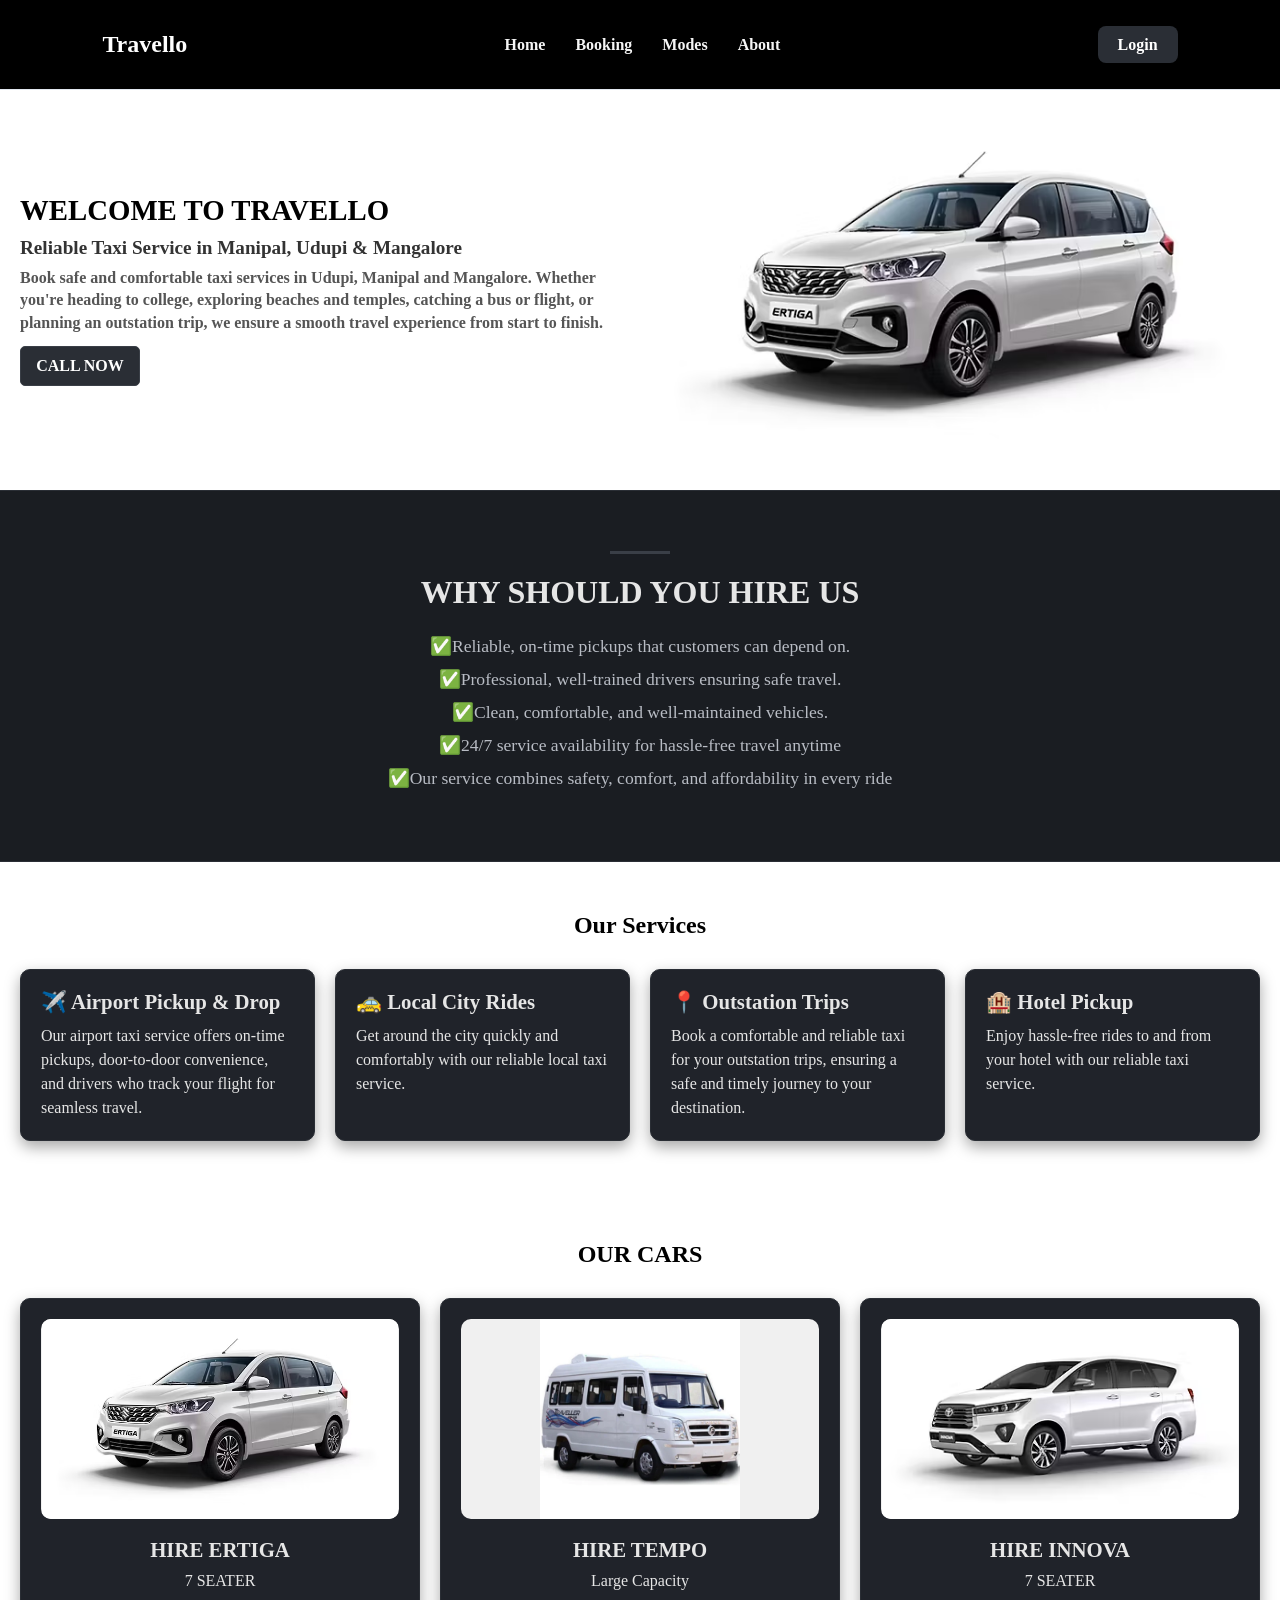
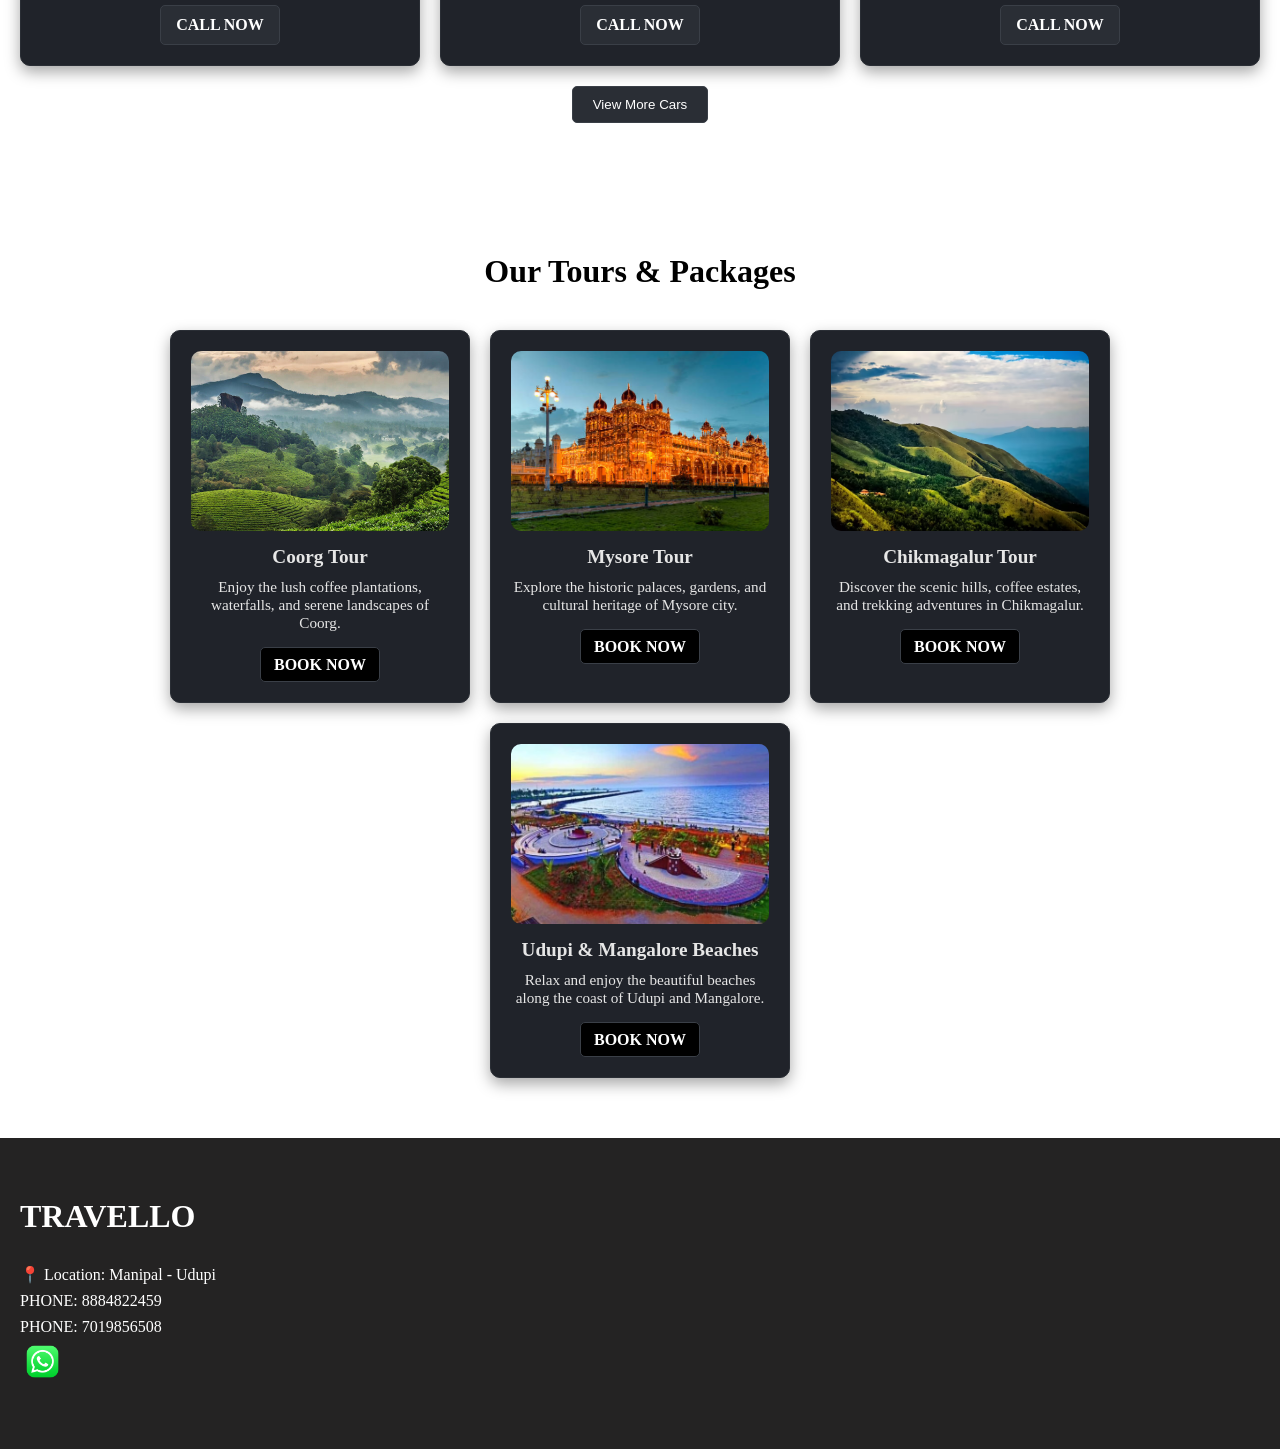
<file: index.html>
<!DOCTYPE html>
<html lang="en">
<head>
    <meta charset="UTF-8">
    <meta name="viewport" content="width=device-width, initial-scale=1.0">
    <title>TRAVELLO TRAVELS</title>
    <link rel="stylesheet" href="css/style.css">
    
</head>
<body>
 <header class="navbar">
        <div class="logo">
            Travello
        </div>

        <nav>
            <a href="index.html">Home</a>
            <a href="booking.html">Booking</a>
            <a href="#modes">Modes</a>
            <a href="#about">About</a>
        </nav>
        <div class="nav-buttons">
            <a href="login.html" class="login-btn">Login</a>        
        </div>
    </header>


<div class="wrapper">
  <section class="hero-section" id="home-page">
    <div class="hero-content">
      <h1>WELCOME TO TRAVELLO</h1>
      <h2>Reliable Taxi Service in Manipal, Udupi & Mangalore</h2>
      <h3>Book safe and comfortable taxi services in Udupi, Manipal and Mangalore. Whether you're heading to college, exploring beaches and temples, catching a bus or flight, or planning an outstation trip, we ensure a smooth travel experience from start to finish.</h3>
      <a href="booking.html" class="book-button">CALL NOW</a>
    </div>
    <div class="hero-image">
      <img src="pictures/ERTIGA.avif" alt="Taxi Service">
    </div>
  </section>
</div>


        </section>
        </div>
    </div>
</div>
<section id="why-hire">
<div class="why-hire">
    <h1>WHY SHOULD YOU HIRE US</h1>
    <h2>✅Reliable, on-time pickups that customers can depend on.</h2>
    <h2>✅Professional, well-trained drivers ensuring safe travel.</h2>
    <h2>✅Clean, comfortable, and well-maintained vehicles.</h2>
    <h2>✅24/7 service availability for hassle-free travel anytime</h2>
    <h2>✅Our service combines safety, comfort, and affordability in every ride</h2>
</div>
</section>
<section  id="our-services"class="services">
  <h1>Our Services</h1>
  <div class="services-grid">
    <div class="service-card">
      <h2>✈️ Airport Pickup & Drop</h2>
      <p>Our airport taxi service offers on-time pickups, door-to-door convenience, and drivers who track your flight for seamless travel.</p>
    </div>
    <div class="service-card">
      <h2>🚕 Local City Rides</h2>
      <p>Get around the city quickly and comfortably with our reliable local taxi service.</p>
    </div>
    <div class="service-card">
      <h2>📍 Outstation Trips</h2>
      <p>Book a comfortable and reliable taxi for your outstation trips, ensuring a safe and timely journey to your destination.</p>
    </div>
    <div class="service-card">
      <h2>🏨 Hotel Pickup</h2>
      <p>Enjoy hassle-free rides to and from your hotel with our reliable taxi service.</p>
    </div>
  </div>
</section>

   <section id="our-cars" class="our-cars">
  <h1>OUR CARS</h1>
  <div class="cars-grid">
    <div class="cars-card">
      <img src="pictures/ERTIGA.avif" alt="Hire Ertiga">
      <h2>HIRE ERTIGA</h2>
      <p>7 SEATER</p>
      <a href="tel:+917829861425" class="book-button">CALL NOW</a>
    </div>
    <div class="cars-card">
      <img src="pictures/tempo.webp" alt="Hire Tempo">
      <h2>HIRE TEMPO</h2>
      <p>Large Capacity</p>
      <a href="tel:+91782961425" class="book-button">CALL NOW</a>
    </div>
    <div class="cars-card">
 <img src="pictures/innova crysta.avif" alt="Hire Innova">
      <h2>HIRE INNOVA</h2>
      <p>7 SEATER</p>
      <a href="tel:+917829861425" class="book-button">CALL NOW</a>
    </div>
    <div class="cars-card hidden">
      <img src="pictures/ethios-new.avif" alt="Hire Innova">
      <h2>HIRE ETHIOS</h2>
      <p>7 SEATER</p>
      <a href="tel:+917829861425" class="book-button">CALL NOW</a>
    </div>
    <div class="cars-card hidden">
      <img src="pictures/dzire.png" alt="Hire SUV">
      <h2>HIRE DZIRE</h2>
      <p>5 SEATER</p>
      <a href="tel:+917829861425" class="book-button">CALL NOW</a>
    </div>
  </div>
  <button id="viewMoreCarsBtn" class="view-more-button">View More Cars</button>
</section>
<section class="tours-packages" id="tours-packages">
  <h1>Our Tours & Packages</h1>
  <div class="packages-grid">
    <div class="package-card">
      <img src="pictures/corg.jpg" alt="Coorg Tour">
      <h2>Coorg Tour</h2>
      <p>Enjoy the lush coffee plantations, waterfalls, and serene landscapes of Coorg.</p>
      <a href="tel:+917829861425" class="book-button">BOOK NOW</a>
    </div>
    <div class="package-card">
      <img src="pictures/mysore.jpg" alt="Mysore Tour">
      <h2>Mysore Tour</h2>
      <p>Explore the historic palaces, gardens, and cultural heritage of Mysore city.</p>
      <a href="tel:+917829861425" class="book-button">BOOK NOW</a>
    </div>
    <div class="package-card">
      <img src="pictures/chikamagaluru.avif" alt="Chikmagalur Tour">
      <h2>Chikmagalur Tour</h2>
      <p>Discover the scenic hills, coffee estates, and trekking adventures in Chikmagalur.</p>
      <a href="tel:+917829861425" class="book-button">BOOK NOW</a>
    </div>
    <div class="package-card">
      <img src="pictures/beach.jpg" alt="Udupi & Mangalore Beaches">
      <h2>Udupi & Mangalore Beaches</h2>
      <p>Relax and enjoy the beautiful beaches along the coast of Udupi and Mangalore.</p>
      <a href="tel:+917829861425" class="book-button">BOOK NOW</a>
    </div>
  </div>
</section>
<section id="contact" class="contact-section">
  <h1>TRAVELLO</h1>
  <div class="contact-info">
    <p>📍 Location: Manipal - Udupi</p>
    <p>PHONE: 8884822459</p>
    <p>PHONE: 7019856508</p>

    <a href="https://wa.me/917829861425" target="_blank" class="whatsapp-logo">
      <img src="pictures/logo.png" alt="WhatsApp">
    </a>
  </div>
</section>

<script src="script.js"></script>
</body>
</html>
</file>
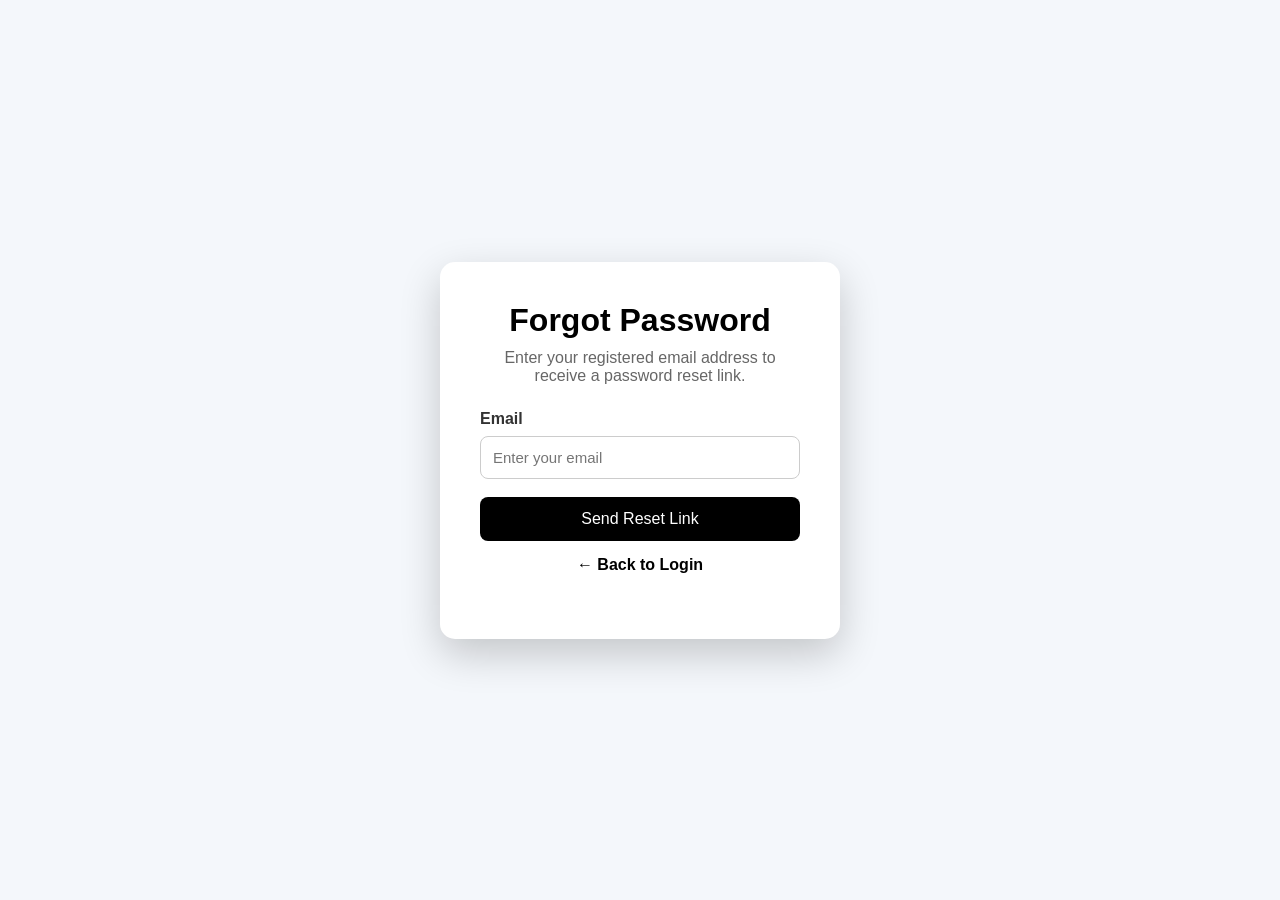
<file: forgetpassword.html>
<!DOCTYPE html>
<html lang="en">
<head>
    <meta charset="UTF-8">
    <meta name="viewport" content="width=device-width, initial-scale=1.0">
    <title>Forgot Password</title>

    <link rel="stylesheet" href="css/login.css">
</head>

<body>

<div class="container">

    <div class="login-card">

        <h1>Forgot Password</h1>

        <p>
            Enter your registered email address to receive a password reset link.
        </p>

        <form>

            <label>Email</label>

            <input type="email" placeholder="Enter your email" required>

            <button type="submit">
                Send Reset Link
            </button>

        </form>

        <p class="home">
            <a href="login.html">← Back to Login</a>
        </p>

    </div>

</div>

</body>
</html>
</file>
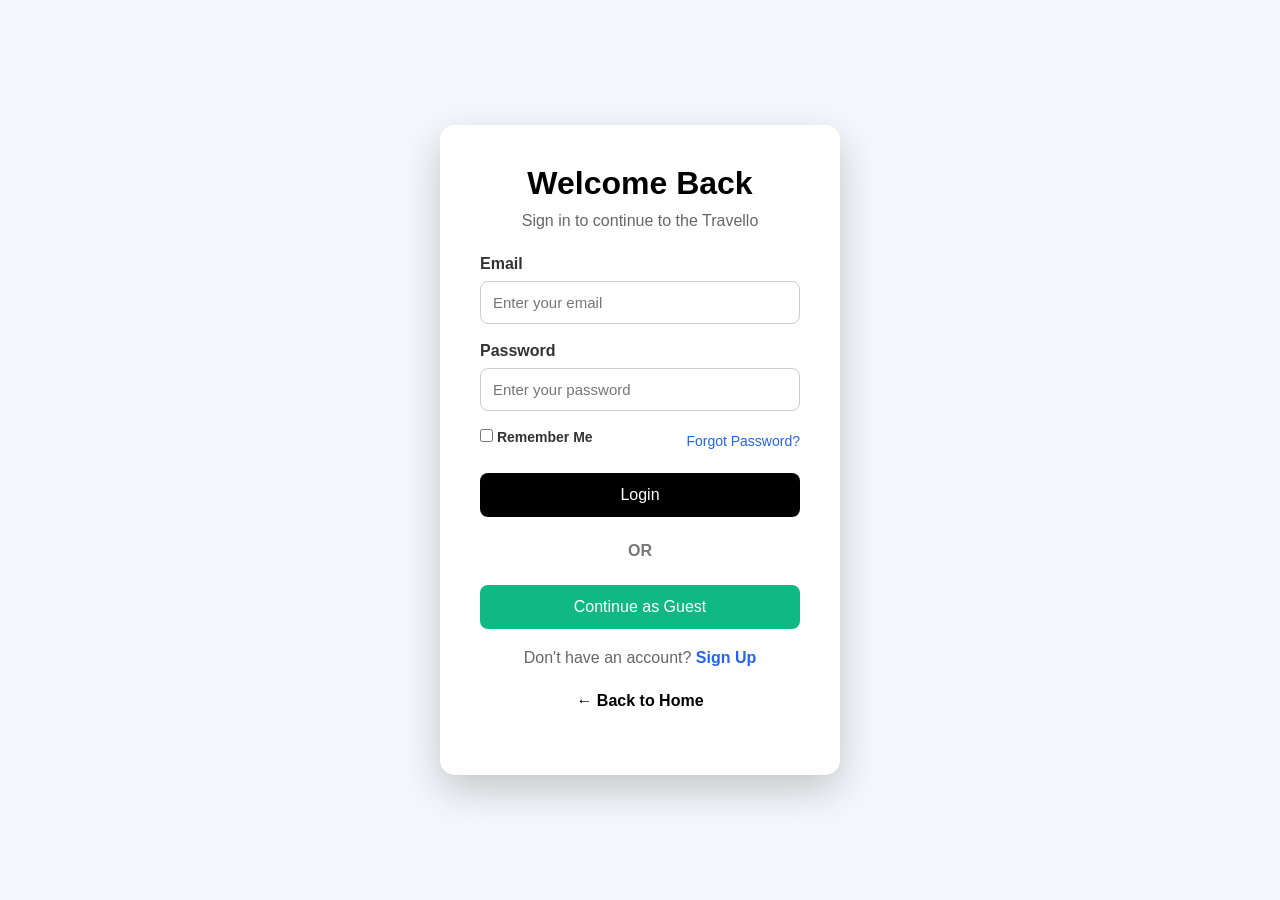
<file: login.html>
<!DOCTYPE html>
<html lang="en">
<head>
    <meta charset="UTF-8">
    <meta name="viewport" content="width=device-width, initial-scale=1.0">
    <title>Login </title>

    <link rel="stylesheet" href="css/login.css">
</head>

<body>

    <div class="container">

        <div class="login-card">

            <h1>Welcome Back</h1>

            <p>
                Sign in to continue to the Travello
            </p>

            <form>

                <label>Email</label>
                <input
                    type="email"
                    placeholder="Enter your email"
                    required
                >

                <label>Password</label>
                <input
                    type="password"
                    placeholder="Enter your password"
                    required
                >

                <div class="remember">

                    <label>
                        <input type="checkbox">
                        Remember Me
                    </label>

                    <a href="forgetpassword.html">Forgot Password?</a>

                </div>

                <button type="submit">
                    Login
                </button>

            </form>

            <div class="divider">
                <span>OR</span>
            </div>

            <button class="guest-btn"
                onclick="window.location.href='dashboard.html'">
                Continue as Guest
            </button>

            <p class="signup">
                Don't have an account?
                <a href="signup.html">Sign Up</a>
            </p>

            <p class="home">
                <a href="index.html">← Back to Home</a>
            </p>

        </div>

    </div>

</body>
</html>
</file>
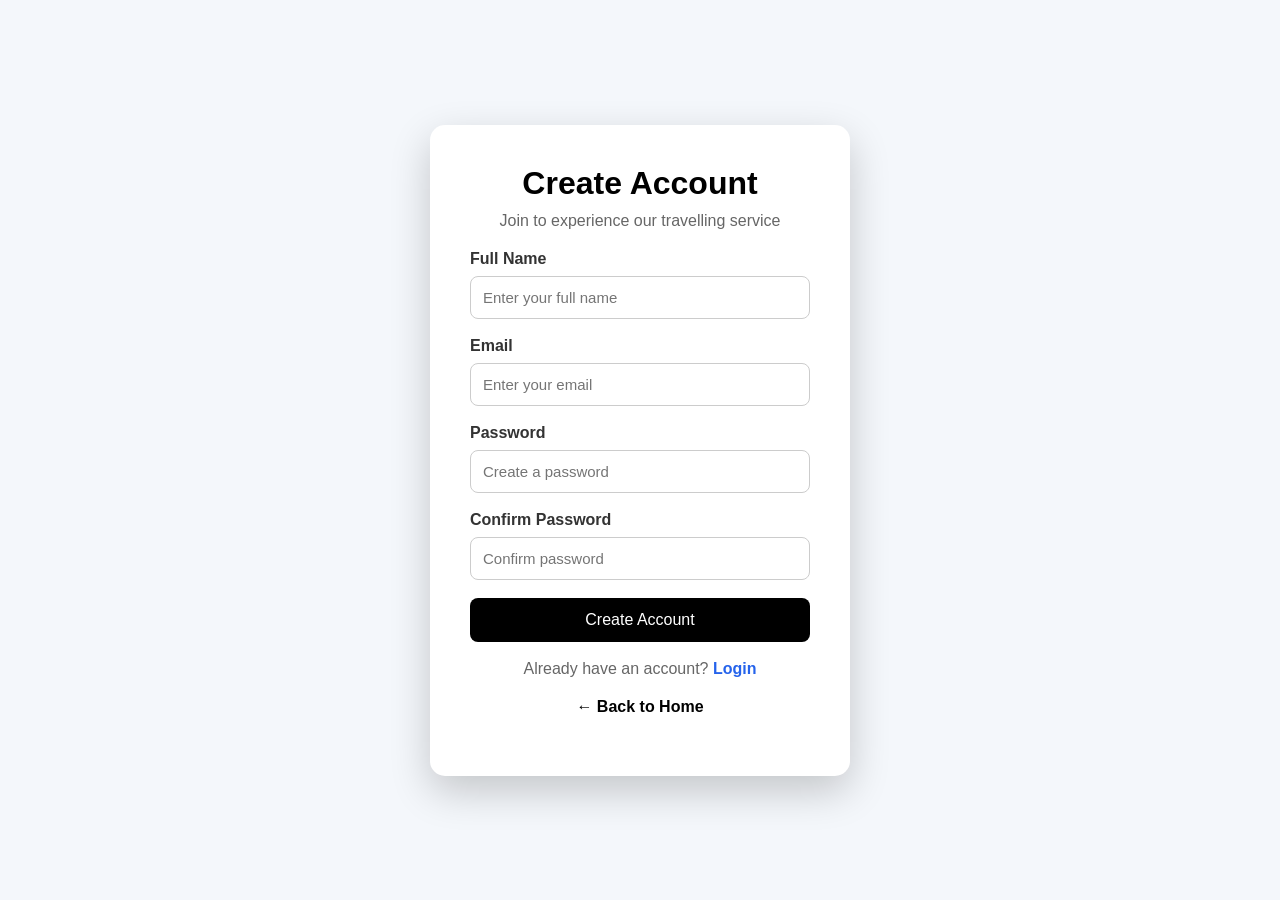
<file: signup.html>
<!DOCTYPE html>
<html lang="en">
<head>
    <meta charset="UTF-8">
    <meta name="viewport" content="width=device-width, initial-scale=1.0">
    <title>Sign Up - Travello</title>

    <link rel="stylesheet" href="css/signup.css">
</head>

<body>

<div class="container">

    <div class="signup-card">

        <h1>Create Account</h1>

        <p>Join to experience our travelling service</p>

        <form>

            <label>Full Name</label>
            <input type="text" placeholder="Enter your full name" required>

            <label>Email</label>
            <input type="email" placeholder="Enter your email" required>

            <label>Password</label>
            <input type="password" placeholder="Create a password" required>

            <label>Confirm Password</label>
            <input type="password" placeholder="Confirm password" required>

            <button type="submit">
                Create Account
            </button>

        </form>

        <p class="login-link">
            Already have an account?
            <a href="login.html">Login</a>
        </p>

        <p class="home-link">
            <a href="index.html">← Back to Home</a>
        </p>

    </div>

</div>

</body>
</html>
</file>
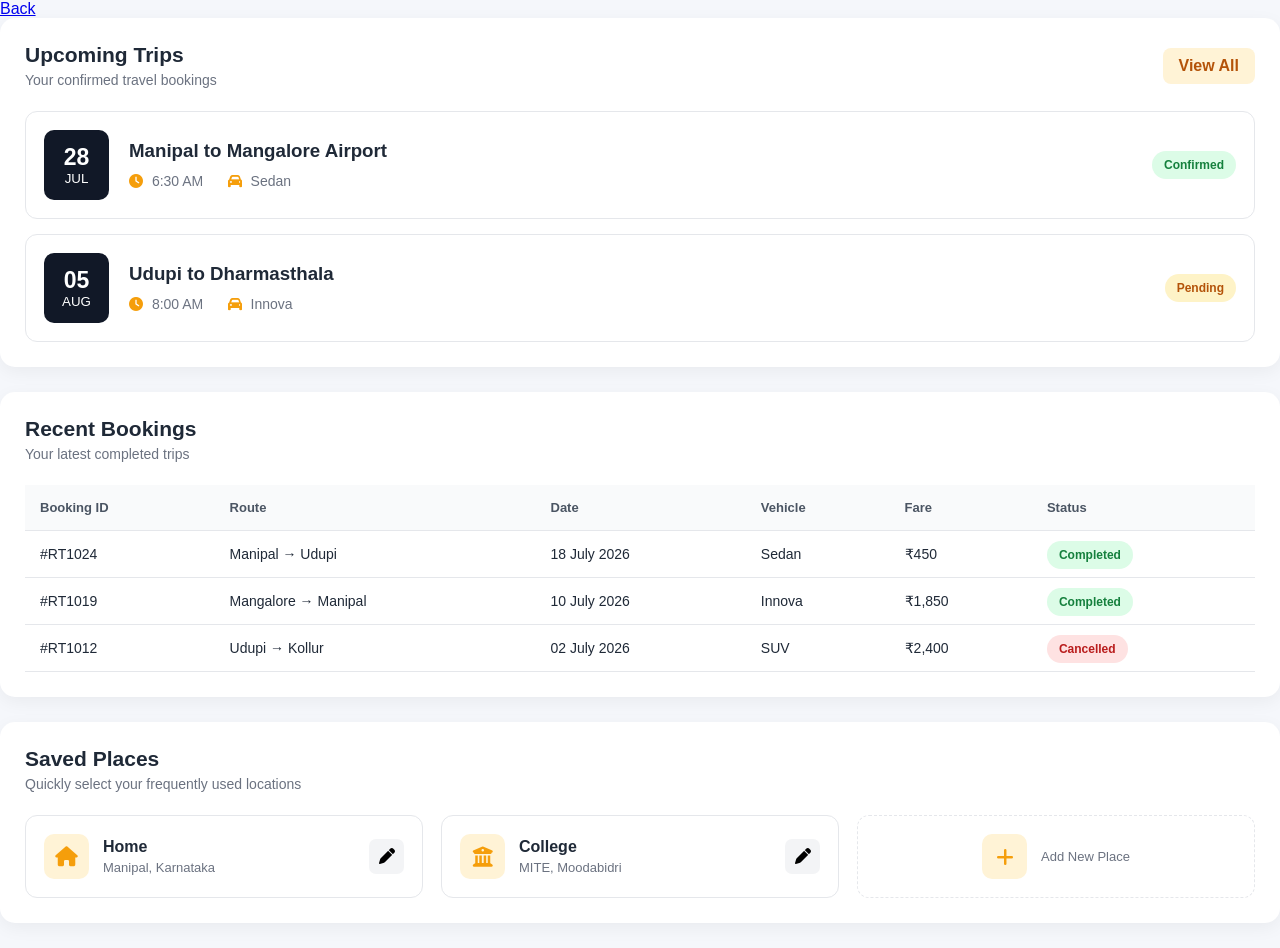
<file: upcoming.html>
<!DOCTYPE html>
<html lang="en">
<head>
    <meta charset="UTF-8">
    <meta name="viewport" content="width=device-width, initial-scale=1.0">
      <link rel="stylesheet" href="css/dashboard.css">

  <link rel="stylesheet" href="https://cdnjs.cloudflare.com/ajax/libs/font-awesome/6.5.2/css/all.min.css">
    <title>Upcoming|Travello</title>
     
</head>
<body>
   
<a href="dashboard.html">Back</a>
 </aside>
    <section class="dashboard-section" id="upcoming-trips">

        <div class="section-heading">
          <div>
            <h2>Upcoming Trips</h2>
            <p>Your confirmed travel bookings</p>
          </div>

          <button class="view-button">View All</button>
        </div>

        <div class="trip-list">

          <article class="trip-card">

            <div class="trip-date">
              <span>28</span>
              <small>JUL</small>
            </div>

            <div class="trip-information">
              <h3>Manipal to Mangalore Airport</h3>

              <p>
                <i class="fa-solid fa-clock"></i>
                6:30 AM
              </p>

              <p>
                <i class="fa-solid fa-car"></i>
                Sedan
              </p>
            </div>

            <div class="trip-status confirmed">Confirmed</div>

          </article>

          <article class="trip-card">

            <div class="trip-date">
              <span>05</span>
              <small>AUG</small>
            </div>

            <div class="trip-information">
              <h3>Udupi to Dharmasthala</h3>

              <p>
                <i class="fa-solid fa-clock"></i>
                8:00 AM
              </p>

              <p>
                <i class="fa-solid fa-car"></i>
                Innova
              </p>
            </div>

            <div class="trip-status pending">Pending</div>

          </article>

        </div>

      </section>


      <!-- Booking History -->
      <section class="dashboard-section" id="booking-history">

        <div class="section-heading">
          <div>
            <h2>Recent Bookings</h2>
            <p>Your latest completed trips</p>
          </div>
        </div>

        <div class="table-container">

          <table>

            <thead>
              <tr>
                <th>Booking ID</th>
                <th>Route</th>
                <th>Date</th>
                <th>Vehicle</th>
                <th>Fare</th>
                <th>Status</th>
              </tr>
            </thead>

            <tbody>

              <tr>
                <td>#RT1024</td>
                <td>Manipal → Udupi</td>
                <td>18 July 2026</td>
                <td>Sedan</td>
                <td>₹450</td>
                <td>
                  <span class="table-status completed">Completed</span>
                </td>
              </tr>

              <tr>
                <td>#RT1019</td>
                <td>Mangalore → Manipal</td>
                <td>10 July 2026</td>
                <td>Innova</td>
                <td>₹1,850</td>
                <td>
                  <span class="table-status completed">Completed</span>
                </td>
              </tr>

              <tr>
                <td>#RT1012</td>
                <td>Udupi → Kollur</td>
                <td>02 July 2026</td>
                <td>SUV</td>
                <td>₹2,400</td>
                <td>
                  <span class="table-status cancelled">Cancelled</span>
                </td>
              </tr>

            </tbody>

          </table>

        </div>

      </section>


      <!-- Saved Places -->
      <section class="dashboard-section" id="saved-places">

        <div class="section-heading">
          <div>
            <h2>Saved Places</h2>
            <p>Quickly select your frequently used locations</p>
          </div>
        </div>

        <div class="saved-places-grid">

          <div class="saved-place-card">
            <i class="fa-solid fa-house"></i>

            <div>
              <h3>Home</h3>
              <p>Manipal, Karnataka</p>
            </div>

            <button class="small-button">
              <i class="fa-solid fa-pen"></i>
            </button>
          </div>

          <div class="saved-place-card">
            <i class="fa-solid fa-building-columns"></i>

            <div>
              <h3>College</h3>
              <p>MITE, Moodabidri</p>
            </div>

            <button class="small-button">
              <i class="fa-solid fa-pen"></i>
            </button>
          </div>

          <div class="saved-place-card add-place-card">
            <i class="fa-solid fa-plus"></i>
            <p>Add New Place</p>
          </div>

        </div>

      </section>
</body>
</html>
</file>
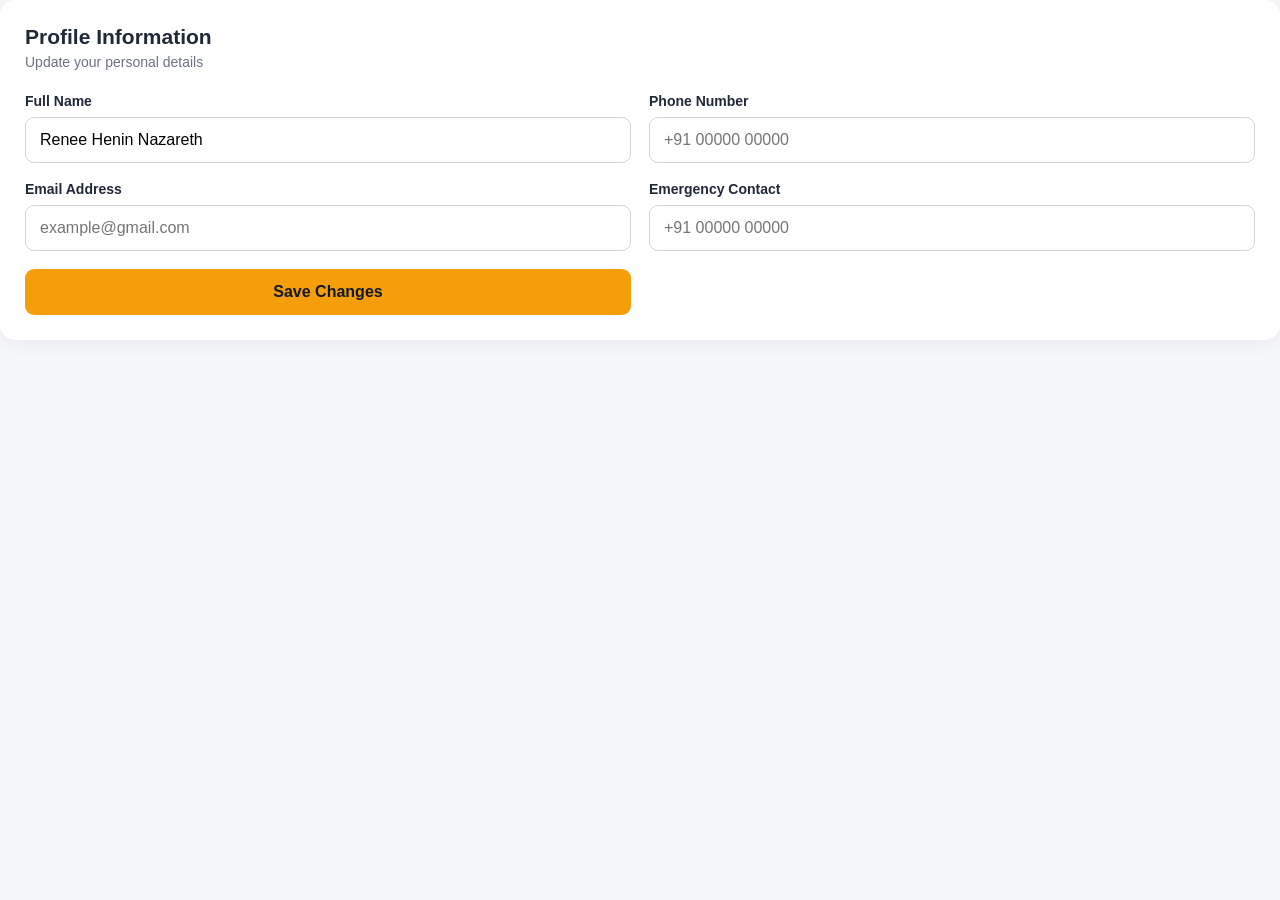
<file: user.html>
<!DOCTYPE html>
   <html lang="en">
   <head>
    <meta charset="UTF-8">
    <meta name="viewport" content="width=device-width, initial-scale=1.0">
    <title>Profile|Travello</title>
    <link rel="stylesheet" href="css/dashboard.css">

  <link rel="stylesheet" href="https://cdnjs.cloudflare.com/ajax/libs/font-awesome/6.5.2/css/all.min.css">
   </head>
   <body>
    
   </body>
   </html>
   <section class="dashboard-section" id="profile">

        <div class="section-heading">
          <div>
            <h2>Profile Information</h2>
            <p>Update your personal details</p>
          </div>
        </div>

        <form class="profile-form">

          <div class="form-group">
            <label for="fullName">Full Name</label>
            <input
              type="text"
              id="fullName"
              value="Renee Henin Nazareth"
            >
          </div>

          <div class="form-group">
            <label for="phone">Phone Number</label>
            <input
              type="tel"
              id="phone"
              placeholder="+91 00000 00000"
            >
          </div>

          <div class="form-group">
            <label for="email">Email Address</label>
            <input
              type="email"
              id="email"
              placeholder="example@gmail.com"
            >
          </div>

          <div class="form-group">
            <label for="emergency">Emergency Contact</label>
            <input
              type="tel"
              id="emergency"
              placeholder="+91 00000 00000"
            >
          </div>

          <button type="button" class="primary-button">
            Save Changes
          </button>

        </form>

      </section>

    </main>

  </div>

  <div class="overlay" id="overlay"></div>

  <script src="js/dashboard.js"></script>

</body>
</html>
</file>
<file: css/style.css>
* {
    margin: 0;
    padding: 0;
    box-sizing: border-box;
}
.wrapper, .main-page, .homepage {
  margin: 0;
  padding: 0;
  height:auto;
}
.offscreen-menu a {
    color:black;
    text-decoration: none;
    margin: 20px 0;
    transition: color 0.3s;
}
.navbar {
    width: 100%;
    min-height: 72px;
    padding: 18px 8%;
    background: black;
    display: flex;
    align-items: center;
    justify-content: space-between;
    border-bottom: 1px solid #e2e8f0;
    position: sticky;
    top: 0;
    z-index: 1000;
}

.logo {
    color: white;
    font-size: 1.5rem;
    font-weight: 800;
}

.navbar nav {
    display: flex;
    gap: 30px;
}

.navbar nav a {
    color: whitesmoke;
    text-decoration: none;
    font-weight: 600;
    transition: color 0.2s ease;
}

.navbar nav a:hover {
    color: #3a3f47;
}


.nav-links{
    display:flex;
    gap:30px;
}

.login-btn{
    text-decoration:none;
    background:#2a2e35;
    color:white;
    padding:10px 20px;
    border-radius:8px;
    font-weight:600;
}

.login-btn:hover{
    background:#3a3f47;
}

.offscreen-menu {
  position: fixed;
  top: 90px; 
  right: -240px; 
  width: 200px;
  background-color: #fff;
  display: flex;
  flex-direction: column;
  padding: 15px;
  gap: 10px;
  box-shadow: -2px 2px 12px rgba(0,0,0,0.2);
  border-radius: 8px 0 0 8px;
  transition: 0.3s;
  z-index: 999;
}
.offscreen-menu.active {
  right: 0;
}

.offscreen-menu a {
  padding: 8px;
  text-decoration: none;
  color: #111;
}

.offscreen-menu a:hover {
  background-color: #f0f0f0;
}
.nav-right {
  display: flex;
  gap: 20px; 
}

.nav-number {
  color: white;
  font-size: 1rem;
  font-weight: 500;
}
header{
    height:90px;
    display:flex;
}
html{
    scroll-behavior: smooth;
}
body{
    background-color: white;
    color:black;
}
.book-button{
display: inline-block;
  background-color: #000;
  color: #fff;
  font-weight: 600;

  padding: 12px 24px;   
  font-size: 16px;

  border-radius: 16px;
  cursor: pointer;
  border: none;
  text-decoration: none; 

  transition: all 0.3s ease;
  }
.wrapper {
  width: 100%;
  box-sizing: border-box;
}
.hero-section {
  display: flex;
  align-items: center;       
  justify-content: space-between; 
  gap: 30px;                 
  padding: 40px 20px;
  width: 100%;
  min-height: 500px;
  box-sizing: border-box;
  flex-wrap: nowrap;         
}

.hero-content {
  flex: 1 1 50%;             
  max-width: 600px;
  display: flex;
  flex-direction: column;
  justify-content: center;
}

.hero-image {
  flex: 1 1 50%;             
  max-width: 500px;
}

.hero-image img {
  width: 100%;
  height: auto;
  object-fit: cover;         
  border-radius: 10px;
}
.hero-content h1 { font-size: 2rem; margin-bottom: 8px; }
.hero-content h2 { font-size: 1.4rem; margin-bottom: 8px; color: #333; }
.hero-content h3 { font-size: 1rem; line-height: 1.4; margin-bottom: 12px; color: #555; }
.book-button {
  display: inline-flex;           
  justify-content: center;       
  align-items: center;            
  width: 120px;                   
  height: 40px;                   
  font-size: 1rem;
  background-color:black;
  color: #fff;
  text-decoration: none;
  border-radius: 5px;
  white-space: nowrap;
  transition: background 0.3s;
}
.book-button:hover {
  background-color: rgb(50, 53, 53);
}
.hero-section {
  display: flex;
  align-items: center;       
  justify-content: center;
  gap: 20px;                 
  padding: 20px;
  min-height: 400px;
  flex-wrap: nowrap;          
  box-sizing: border-box;
}
.hero-content, .hero-image {
  flex: 1 1 50%;             
  max-width: 50%;             
  display: flex;
  flex-direction: column;
  justify-content: center;
}
.hero-content h1 {
  font-size: 1.8rem;
  margin-bottom: 10px;
}
.hero-content h2 {
  font-size: 1.2rem;
  margin-bottom: 8px;
}
.hero-content p {
  font-size: 0.95rem;
  line-height: 1.4;
}
.hero-image img {
  width: 100%;
  height: auto;
  object-fit: cover;
  border-radius: 10px;
}
@media (max-width: 480px) {
  .hero-section {
    display: flex;             
    flex-direction: row;       
    align-items: center;       
    justify-content: flex-start;
    gap: 10px;                 
    padding: 10px 15px;        
    height: auto;              
  }
  .hero-content {
    flex: 1;                   
    margin: 0;
    display: flex;             
    flex-direction: column;    
    justify-content: center;  
  }

  .hero-content h1 {
    font-size: 1rem;
    margin: 2px 0;
  }

  .hero-content h2 {
    font-size: 0.9rem;
    margin: 2px 0;
  }

  .hero-content h3 {
    font-size: 0.8rem;
    margin: 2px 0;
    line-height: 1.1;
  }
  .hero-image {
    flex: 0 0 auto;           
    width: 150px;             
    height: 300px;            
  }
  .hero-image img {
    width: 100%;
    height: 100%;             
    object-fit: contain;
    border-radius: 0px;
    display: block;
  }
}
.services {
  padding: 50px 20px;
  text-align: center;
}
.services-grid {
  display: grid;
  grid-template-columns: repeat(auto-fit, minmax(250px, 1fr));
  gap: 20px;
  margin-top: 30px;
}
.service-card {
  padding: 20px;
  border-radius: 10px;
  text-align: left;
  box-shadow: 0 2px 6px rgba(0,0,0,0.1);
}
.service-card h2 {
  margin-bottom: 10px;
  font-size: 1.3rem;
}
.service-card p {
  font-size: 1rem;
  line-height: 1.5;
}
@media screen and (max-width: 600px) {
  .services {
    padding: 30px 10px;
  }
}
.our-cars {
  padding: 50px 20px;
  text-align: center;
}

.cars-grid {
  display: grid;
  grid-template-columns: repeat(auto-fit, minmax(250px, 1fr));
  gap: 20px;
  margin-top: 30px;
}

.cars-card {
  padding: 20px;
  border-radius: 10px;
  text-align: center;
  box-shadow: 0 2px 6px rgba(0,0,0,0.1);
}
.cars-card img {
  width: 100%;           
  height: auto;          
  max-height: 200px;     
  object-fit: contain;   
  border-radius: 10px;
  margin-bottom: 15px;
  background-color: #f0f0f0; 
}
.cars-card h2 {
  margin-bottom: 10px;
  font-size: 1.3rem;
}
.cars-card p {
  font-size: 1rem;
  margin-bottom: 15px;
}
@media screen and (max-width: 600px) {
  .our-cars {
    padding: 30px 10px;
  }
}
.hidden {
  display: none; 
}
.view-more-button {
  display: block;
  margin: 20px auto;
  padding: 10px 20px;
  background-color: black;
  color: white;
  border: none;
  border-radius: 5px;
  cursor: pointer;
}
.view-more-button:hover {
  background-color: rgb(56, 55, 55);
} 
  .main-page{
    display: flex;
    align-items: center;
    justify-content: center;
    gap: 10px;   
    padding: 40px;
}
.home-page{
  max-width: 500px;
}

/* WHY HIRE US SECTION */
.why-hire {
  background-color: #1a1d22; 
  color: #e6e6e6;            
  text-align: center;
  padding: 60px 20px;        
  border-top: 1px solid #2a2e35;
  border-bottom: 1px solid #2a2e35;
}

/* Main heading */
.why-hire h1 {
  font-size: 2rem;
  margin-bottom: 25px;
}

/* Sub-points */
.why-hire h2 {
  font-size: 1.1rem;
  font-weight: 400;
  margin: 12px 0;
  color: #b8bcc4; 
}
.why-hire {
  background-color: #1a1d22; 
  color: #e6e6e6;            
  text-align: center;         
  padding: 60px 20px;         
  border-top: 1px solid #2a2e35;
  border-bottom: 1px solid #2a2e35;
}
.why-hire h1 {
  font-size: 2rem;
  margin-bottom: 25px;
}

.why-hire h2 {
  font-size: 1.1rem;
  font-weight: 400;
  margin: 12px auto;      
  color: #b8bcc4;         
  max-width: 600px;       
}


.why-hire::before {
  content: "";
  display: block;
  width: 60px;
  height: 3px;
  background-color: #3a3f47;
  margin: 0 auto 20px;
}


.our-cars{
display:grid;
height:auto;
margin-bottom:0%;
}
.tours-packages {
  padding: 60px 20px;
  text-align: center;
}
.tours-packages h1 {
  font-size: 2rem;
  margin-bottom: 40px;
}
.packages-grid {
  display: flex;
  gap: 20px;
  justify-content: center;
  flex-wrap: wrap;
}
.package-card {
  border-radius: 10px;
  padding: 20px;
  width: 300px;
  box-shadow: 0 4px 10px rgba(0,0,0,0.1);
  display: flex;
  flex-direction: column;
  align-items: center;
}
.package-card img {
  width: 100%;
  height: 180px;
  object-fit: cover;
  border-radius: 10px;
  margin-bottom: 15px;
}
.package-card h2 {
  font-size: 1.2rem;
  margin-bottom: 10px;
}
.package-card p {
  font-size: 0.95rem;
  margin-bottom: 15px;
}
.package-card .book-button {
  width: 120px;
  height: 35px;
  line-height: 35px;
  display: inline-flex;
  justify-content: center;
  align-items: center;
  background-color: black;
  color: #fff;
  text-decoration: none;
  border-radius: 5px;
}
.package-card .book-button:hover {
  background-color: rgb(59, 58, 58);
}
.service-card,
.cars-card,
.package-card {
  background-color: #20232a;
  color: #e6e6e6;
  border: 1px solid #2a2e35;
  box-shadow: 0 6px 15px rgba(0,0,0,0.35);
}
.book-button,
.view-more-button {
  background-color: #2a2e35;
  color: #ffffff;
  border: 1px solid #3a3f47;
}
.book-button:hover,
.view-more-button:hover {
  background-color: #3a3f47;
}
.contact-section {
  padding: 60px 20px;
  background-color:  rgb(36, 35, 35);
  text-align:left;
  color:white
}
.contact-section h1 {
  font-size: 2rem;
  margin-bottom: 30px;
}
.contact-info p {
  font-size: 1rem;
  margin: 8px 0;
  text-align: left;
}
@media (max-width: 480px) {
  .contact-section h1 {
    font-size: 1.5rem;
  }

  .contact-info p {
    font-size: 0.9rem;
  }

  .contact-info .book-button {
    width: 100px;
    height: 35px;
    font-size: 0.9rem;
  }
}
.contact-buttons {
  margin-top: 15px;
  display: flex;
  justify-content: center;
  gap: 15px; 
}
.whatsapp-logo {
  display: inline-flex;
  justify-content:left;
  align-items: left;
  width: 45px;
  height: 45px;
  border-radius: 30%;
  text-decoration: none;
}
.whatsapp-logo img {
  width: 85px;
  height: 35px;
  object-fit: contain;
}
</file>
<file: css/login.css>
*{
    margin:0;
    padding:0;
    box-sizing:border-box;
    font-family:Arial,Helvetica,sans-serif;
}

body{
    height:100vh;
    display:flex;
    justify-content:center;
    align-items:center;
    background: #f4f7fb;
}

.container{
    width:100%;
    display:flex;
    justify-content:center;
    align-items:center;
}

.login-card{
    width:400px;
    background:white;
    padding:40px;
    border-radius:15px;
    box-shadow:0 15px 40px rgba(0,0,0,0.2);
}

.login-card h1{
    text-align:center;
    color:black;
    margin-bottom:10px;
}

.login-card p{
    text-align:center;
    color:#666;
    margin-bottom:25px;
}

label{
    display:block;
    margin-bottom:8px;
    font-weight:bold;
    color:#333;
}

input[type="email"],
input[type="password"]{
    width:100%;
    padding:12px;
    margin-bottom:18px;
    border:1px solid #ccc;
    border-radius:8px;
    outline:none;
    font-size:15px;
}

input:focus{
    border-color:#2563eb;
}

.remember{
    display:flex;
    justify-content:space-between;
    align-items:center;
    margin-bottom:20px;
    font-size:14px;
}

.remember a{
    text-decoration:none;
    color:#2563eb;
}

button{
    width:100%;
    padding:13px;
    border:none;
    border-radius:8px;
    background:black;
    color:white;
    font-size:16px;
    cursor:pointer;
    transition:.3s;
}

button:hover{
    background:#3a3f47;
}

.divider{
    text-align:center;
    margin:25px 0;
    color:#777;
    font-weight:bold;
}

.guest-btn{
    background:#10b981;
}

.guest-btn:hover{
    background:#059669;
}

.signup{
    margin-top:20px;
    text-align:center;
}

.signup a{
    color:#2563eb;
    text-decoration:none;
    font-weight:bold;
}

.home{
    margin-top:15px;
    text-align:center;
}

.home a{
    color:black;
    text-decoration:none;
    font-weight:bold;
}

@media(max-width:500px){

.login-card{
    width:90%;
    padding:30px;
}

}
</file>
<file: css/signup.css>
*{
    margin:0;
    padding:0;
    box-sizing:border-box;
    font-family:Arial,Helvetica,sans-serif;
}

body{
    min-height:100vh;
    display:flex;
    justify-content:center;
    align-items:center;
    background: #f4f7fb;
}

.container{
    width:100%;
    display:flex;
    justify-content:center;
    align-items:center;
    padding:20px;
}

.signup-card{
    width:420px;
    background:white;
    padding:40px;
    border-radius:15px;
    box-shadow:0 15px 40px rgba(0,0,0,0.2);
}

.signup-card h1{
    text-align:center;
    color:black;
    margin-bottom:10px;
}

.signup-card p{
    text-align:center;
    color:#666;
    margin-bottom:20px;
}

label{
    display:block;
    margin-bottom:8px;
    font-weight:bold;
    color:#333;
}

input,
select{
    width:100%;
    padding:12px;
    margin-bottom:18px;
    border:1px solid #ccc;
    border-radius:8px;
    font-size:15px;
    outline:none;
}

input:focus,
select:focus{
    border-color:black;
}

button{
    width:100%;
    padding:13px;
    border:none;
    border-radius:8px;
    background:black;
    color:white;
    font-size:16px;
    cursor:pointer;
    transition:.3s;
}

button:hover{
    background:#3a3f47;
}

.login-link,
.home-link{
    margin-top:18px;
}

.login-link a{
    color:#2563eb;
    text-decoration:none;
    font-weight:bold;
}
.home-link a{
    color:black;
    text-decoration:none;
    font-weight:bold;
}

@media(max-width:500px){

.signup-card{
    width:100%;
    padding:30px;
}

}
</file>
<file: css/dashboard.css>
* {
  margin: 0;
  padding: 0;
  box-sizing: border-box;
}

html {
  scroll-behavior: smooth;
}

body {
  font-family: Arial, sans-serif;
  background: #f5f7fb;
  color: #1f2937;
}

button,
input,
select {
  font: inherit;
}

button {
  cursor: pointer;
}

.dashboard-container {
  display: flex;
  min-height: 100vh;
}

/* Sidebar */

.sidebar {
  width: 260px;
  min-height: 100vh;
  background: #111827;
  color: white;
  padding: 24px 18px;
  position: fixed;
  left: 0;
  top: 0;
  z-index: 1000;
  transition: transform 0.3s ease;
}

.logo {
  display: flex;
  align-items: center;
  gap: 12px;
  font-size: 20px;
  font-weight: bold;
  margin-bottom: 35px;
  padding: 0 10px;
}

.logo i {
  color: #f59e0b;
  font-size: 25px;
}

.sidebar-menu {
  display: flex;
  flex-direction: column;
  gap: 8px;
}

.menu-link,
.logout-btn {
  width: 100%;
  display: flex;
  align-items: center;
  gap: 13px;
  padding: 14px 15px;
  border-radius: 10px;
  color: #d1d5db;
  text-decoration: none;
  border: none;
  background: transparent;
  text-align: left;
  transition: 0.3s;
}

.menu-link:hover,
.menu-link.active {
  background: #f59e0b;
  color: #111827;
}

.logout-btn {
  margin-top: 25px;
}

.logout-btn:hover {
  background: #dc2626;
  color: white;
}

/* Main content */

.main-content {
  margin-left: 260px;
  width: calc(100% - 260px);
  padding: 30px;
}

.top-header {
  display: flex;
  justify-content: space-between;
  align-items: center;
  margin-bottom: 30px;
}

.top-header h1 {
  font-size: 27px;
  margin-bottom: 5px;
}

.top-header p {
  color: #6b7280;
}

.menu-button {
  display: none;
  border: none;
  background: #111827;
  color: white;
  width: 42px;
  height: 42px;
  border-radius: 8px;
}

.profile-box {
  display: flex;
  align-items: center;
  gap: 10px;
}

.profile-image {
  width: 45px;
  height: 45px;
  border-radius: 50%;
  background: #f59e0b;
  color: #111827;
  display: grid;
  place-items: center;
  font-size: 20px;
  font-weight: bold;
}

.profile-details {
  display: flex;
  flex-direction: column;
}

.profile-details span {
  color: #6b7280;
  font-size: 13px;
}

/* Summary */

.summary-grid {
  display: grid;
  grid-template-columns: repeat(4, 1fr);
  gap: 18px;
  margin-bottom: 25px;
}

.summary-card {
  background: white;
  border-radius: 14px;
  padding: 22px;
  display: flex;
  align-items: center;
  gap: 15px;
  box-shadow: 0 5px 18px rgba(0, 0, 0, 0.06);
}

.summary-icon {
  width: 50px;
  height: 50px;
  border-radius: 12px;
  background: #fff3d6;
  color: #f59e0b;
  display: grid;
  place-items: center;
  font-size: 22px;
}

.summary-card p {
  color: #6b7280;
  font-size: 14px;
  margin-bottom: 5px;
}

.summary-card h2 {
  font-size: 24px;
}

/* Sections */

.dashboard-section {
  background: white;
  border-radius: 15px;
  padding: 25px;
  margin-bottom: 25px;
  box-shadow: 0 5px 18px rgba(0, 0, 0, 0.05);
}

.section-heading {
  display: flex;
  justify-content: space-between;
  align-items: center;
  margin-bottom: 23px;
}

.section-heading h2 {
  font-size: 21px;
  margin-bottom: 5px;
}

.section-heading p {
  color: #6b7280;
  font-size: 14px;
}

.view-button {
  border: none;
  background: #fff3d6;
  color: #b45309;
  padding: 9px 16px;
  border-radius: 8px;
  font-weight: bold;
}

/* Forms */

.booking-form,
.profile-form {
  display: grid;
  grid-template-columns: repeat(2, 1fr);
  gap: 18px;
}

.form-group {
  display: flex;
  flex-direction: column;
  gap: 8px;
}

.form-group label {
  font-weight: bold;
  font-size: 14px;
}

.input-box {
  position: relative;
}

.input-box i {
  position: absolute;
  top: 50%;
  left: 14px;
  transform: translateY(-50%);
  color: #6b7280;
}

.input-box input,
.input-box select,
.profile-form input {
  width: 100%;
  padding: 13px 14px;
  border: 1px solid #d1d5db;
  border-radius: 9px;
  outline: none;
  background: white;
}

.input-box input,
.input-box select {
  padding-left: 42px;
}

.input-box input:focus,
.input-box select:focus,
.profile-form input:focus {
  border-color: #f59e0b;
  box-shadow: 0 0 0 3px rgba(245, 158, 11, 0.15);
}

.primary-button {
  border: none;
  background: #f59e0b;
  color: #111827;
  padding: 14px 20px;
  border-radius: 9px;
  font-weight: bold;
  transition: 0.3s;
}

.primary-button:hover {
  background: #d97706;
  color: white;
}

.booking-form .primary-button,
.profile-form .primary-button {
  align-self: end;
}

/* Trip cards */

.trip-list {
  display: flex;
  flex-direction: column;
  gap: 15px;
}

.trip-card {
  display: flex;
  align-items: center;
  gap: 20px;
  border: 1px solid #e5e7eb;
  padding: 18px;
  border-radius: 12px;
}

.trip-date {
  min-width: 65px;
  height: 70px;
  background: #111827;
  color: white;
  border-radius: 10px;
  display: flex;
  flex-direction: column;
  justify-content: center;
  align-items: center;
}

.trip-date span {
  font-size: 23px;
  font-weight: bold;
}

.trip-information {
  flex: 1;
}

.trip-information h3 {
  margin-bottom: 10px;
}

.trip-information p {
  display: inline-block;
  color: #6b7280;
  margin-right: 20px;
  font-size: 14px;
}

.trip-information i {
  color: #f59e0b;
  margin-right: 5px;
}

.trip-status,
.table-status {
  padding: 7px 12px;
  border-radius: 20px;
  font-size: 12px;
  font-weight: bold;
}

.confirmed,
.completed {
  background: #dcfce7;
  color: #15803d;
}

.pending {
  background: #fef3c7;
  color: #b45309;
}

.cancelled {
  background: #fee2e2;
  color: #b91c1c;
}

/* Table */

.table-container {
  overflow-x: auto;
}

table {
  width: 100%;
  border-collapse: collapse;
  min-width: 750px;
}

th,
td {
  text-align: left;
  padding: 15px;
  border-bottom: 1px solid #e5e7eb;
}

th {
  background: #f9fafb;
  color: #4b5563;
  font-size: 13px;
}

td {
  font-size: 14px;
}

/* Saved places */

.saved-places-grid {
  display: grid;
  grid-template-columns: repeat(3, 1fr);
  gap: 18px;
}

.saved-place-card {
  border: 1px solid #e5e7eb;
  border-radius: 12px;
  padding: 18px;
  display: flex;
  align-items: center;
  gap: 14px;
}

.saved-place-card > i {
  width: 45px;
  height: 45px;
  background: #fff3d6;
  color: #f59e0b;
  display: grid;
  place-items: center;
  border-radius: 10px;
  font-size: 20px;
}

.saved-place-card div {
  flex: 1;
}

.saved-place-card h3 {
  font-size: 16px;
  margin-bottom: 4px;
}

.saved-place-card p {
  color: #6b7280;
  font-size: 13px;
}

.small-button {
  border: none;
  background: #f3f4f6;
  width: 35px;
  height: 35px;
  border-radius: 7px;
}

.add-place-card {
  justify-content: center;
  cursor: pointer;
  border-style: dashed;
}

.overlay {
  display: none;
}

/* Mobile */

@media (max-width: 1050px) {
  .summary-grid {
    grid-template-columns: repeat(2, 1fr);
  }

  .saved-places-grid {
    grid-template-columns: repeat(2, 1fr);
  }
}

@media (max-width: 768px) {
  .sidebar {
    transform: translateX(-100%);
  }

  .sidebar.open {
    transform: translateX(0);
  }

  .main-content {
    margin-left: 0;
    width: 100%;
    padding: 18px;
  }

  .menu-button {
    display: block;
  }

  .top-header {
    gap: 15px;
  }

  .top-header h1 {
    font-size: 20px;
  }

  .profile-details {
    display: none;
  }

  .booking-form,
  .profile-form {
    grid-template-columns: 1fr;
  }

  .saved-places-grid {
    grid-template-columns: 1fr;
  }

  .overlay {
    position: fixed;
    inset: 0;
    background: rgba(0, 0, 0, 0.45);
    z-index: 900;
  }

  .overlay.show {
    display: block;
  }
}

@media (max-width: 520px) {
  .summary-grid {
    grid-template-columns: 1fr;
  }

  .trip-card {
    align-items: flex-start;
    flex-wrap: wrap;
  }

  .trip-status {
    margin-left: 85px;
  }

  .dashboard-section {
    padding: 18px;
  }

  .section-heading {
    align-items: flex-start;
  }
}
.dashboard-bottom {
  display: grid;
  grid-template-columns: 2fr 1fr;
  gap: 22px;
  margin-top: 25px;
}

.dashboard-card {
  background: white;
  border-radius: 15px;
  padding: 24px;
  box-shadow: 0 5px 18px rgba(0, 0, 0, 0.06);
}

.card-heading {
  display: flex;
  align-items: center;
  justify-content: space-between;
  margin-bottom: 24px;
}

.card-heading h2 {
  font-size: 20px;
  margin-bottom: 5px;
}

.card-heading p {
  color: #6b7280;
  font-size: 14px;
}

.card-heading select {
  padding: 8px 12px;
  border: 1px solid #e5e7eb;
  border-radius: 8px;
  outline: none;
  background: white;
}

.chart-container {
  position: relative;
  width: 100%;
  height: 280px;
}

/* Coupon */
/* Scratch Section */

.scratch-section{
    display:flex;
    justify-content:space-between;
    align-items:center;
    gap:40px;
    margin-top:30px;
    padding:30px;
    background:#fff;
    border-radius:18px;
    box-shadow:0 5px 20px rgba(0,0,0,.08);
    flex-wrap:wrap;
}

.scratch-left{
    flex:1;
}

.badge{
    display:inline-block;
    padding:8px 16px;
    border-radius:25px;
    background:#fff3d6;
    color:#b45309;
    font-size:12px;
    font-weight:700;
}

.scratch-left h2{
    margin:12px 0 8px;
    font-size:34px;
    color:#111827;
}

.scratch-left p{
    color:#6b7280;
}

/* Scratch Card */

.scratch-card{
    position:relative;
    width:420px;
    height:240px;
    overflow:hidden;
    border-radius:18px;
    box-shadow:0 12px 30px rgba(245,158,11,.25);
    flex-shrink:0;
}

/* Reward Card */

.reward-card{
    position:absolute;
    top:0;
    left:0;
    width:100%;
    height:100%;
    z-index:1;

    display:flex;
    flex-direction:column;
    justify-content:center;
    align-items:center;
    text-align:center;

    background:linear-gradient(135deg,#fbbf24,#f59e0b);
    color:#111827;
}

.reward-card p{
    font-weight:700;
    margin-bottom:8px;
}

.reward-card h2{
    font-size:42px;
    margin-bottom:8px;
}

.reward-card span{
    margin-bottom:20px;
}

.coupon{
    display:flex;
    align-items:center;
    gap:12px;

    padding:10px 14px;

    border:2px dashed rgba(17,24,39,.4);
    border-radius:10px;

    background:rgba(255,255,255,.35);
}

.coupon strong{
    letter-spacing:1px;
}

.coupon button{
    border:none;
    padding:8px 14px;
    border-radius:8px;
    background:#111827;
    color:white;
    cursor:pointer;
}

/* Grey Scratch Layer */

#scratchCanvas{
    position:absolute;
    top:0;
    left:0;

    width:100%;
    height:100%;

    display:block;

    z-index:999;

    cursor:crosshair;
    touch-action:none;
}

/* Mobile */

@media(max-width:768px){

.scratch-section{
flex-direction:column;
align-items:flex-start;
}

.scratch-card{
width:100%;
max-width:420px;
}

}
</file>
